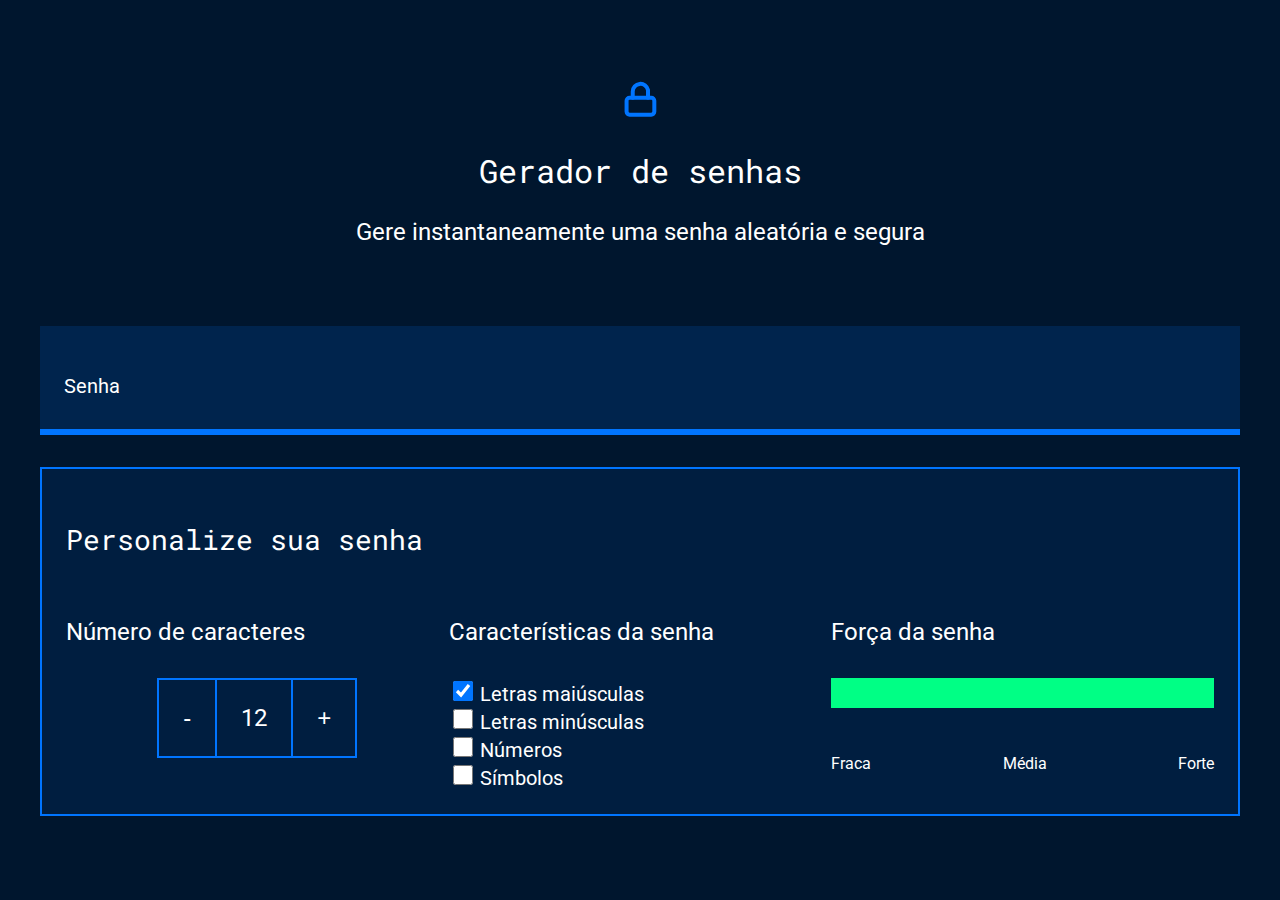
<file: index.html>
<!DOCTYPE html>
<html lang="pt-br">

<head>
    <meta charset="UTF-8">
    <meta name="viewport" content="width=device-width, initial-scale=1.0">
    <title>Gerador de senha</title>
    <link rel="stylesheet" href="style.css">
</head>

<body>
    <section class="conteudo">
        <div class="conteudo-titulo">
            <img src="unlock.svg" alt="cadeado fechado">
            <h2 class="titulo-principal">Gerador de senhas</h2>
            <h3 class="titulo-secundario">Gere instantaneamente uma senha aleatória e segura</h3>
        </div>
        <div class="conteudo-senha">
            <label for="senha">Senha</label>
            <input name="senha" type="text" id="campo-senha">
        </div>
        <div class="parametro">
            <h3 class="parametro-titulo">Personalize sua senha</h3>
            <div class="parametro-coluna__senha">
                <div class="parametro-senha">
                    <h4 class="parametro-senha__titulo">Número de caracteres</h4>
                    <div class="parametro-senha-botoes">
                        <button class="parametro-senha__botao">-</button>
                        <p class="parametro-senha__texto">12</p>
                        <button class="parametro-senha__botao">+</button>
                    </div>
                </div>
                <div class="parametro-senha">
                    <h4 class="parametro-senha__titulo">Características da senha</h4>
                    <div class="parametro-senha-checkbox">
                        <input name="maiusculo" type="checkbox" class="checkbox" checked>
                        <label for="maiusculo">Letras maiúsculas</label>
                    </div>
                    <div class="parametro-senha-checkbox">
                        <input name="minusculo" type="checkbox" class="checkbox">
                        <label for="minusculo">Letras minúsculas</label>
                    </div>
                    <div class="parametro-senha-checkbox">
                        <input name="numero" type="checkbox" class="checkbox">
                        <label for="numero">Números</label>
                    </div>
                    <div class="parametro-senha-checkbox">
                        <input name="simbolo" type="checkbox" class="checkbox">
                        <label for="simbolo">Símbolos</label>
                    </div>
                </div>
                <div class="parametro-senha">
                    <h4 class="parametro-senha__titulo">Força da senha</h4>
                    <div class="barra"></div>
                    <div class="forca forte"></div>
                    <div class="parametro-senha-textos">
                        <p>Fraca</p>
                        <p>Média</p>
                        <p>Forte</p>
                    </div>
                </div>
            </div>
        </div>
    </section>
    <script src="script.js"></script>
</body>

</html>
</file>
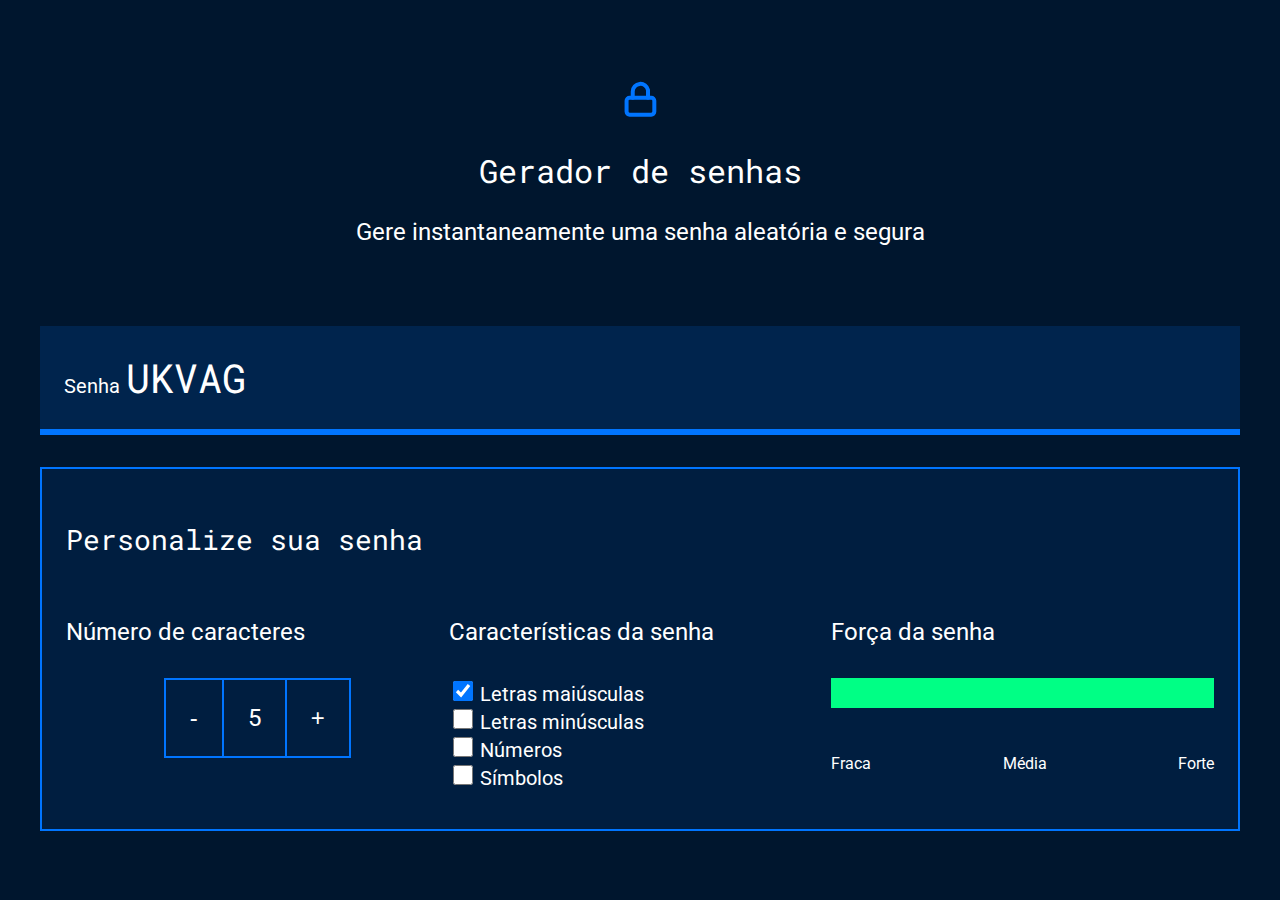
<file: seguranca-digital-main/index.html>
<!DOCTYPE html>
<html lang="pt-br">

<head>
    <meta charset="UTF-8">
    <meta name="viewport" content="width=device-width, initial-scale=1.0">
    <title>Gerador de senha</title>
    <link rel="stylesheet" href="style.css">
</head>

<body>
    <section class="conteudo">
        <div class="conteudo-titulo">
            <img src="unlock.svg" alt="cadeado fechado">
            <h2 class="titulo-principal">Gerador de senhas</h2>
            <h3 class="titulo-secundario">Gere instantaneamente uma senha aleatória e segura</h3>
        </div>
        <div class="conteudo-senha">
            <label for="senha">Senha</label>
            <input name="senha" type="text" id="campo-senha" readonly>
        </div>
        <div class="parametro">
            <h3 class="parametro-titulo">Personalize sua senha</h3>
            <div class="parametro-coluna__senha">
                <div class="parametro-senha">
                    <h4 class="parametro-senha__titulo">Número de caracteres</h4>
                    <div class="parametro-senha-botoes">
                        <button class="parametro-senha__botao">-</button>
                        <p class="parametro-senha__texto">12</p>
                        <button class="parametro-senha__botao">+</button>
                    </div>
                </div>
                <div class="parametro-senha">
                    <h4 class="parametro-senha__titulo">Características da senha</h4>
                    <div class="parametro-senha-checkbox">
                        <input name="maiusculo" type="checkbox" class="checkbox" checked>
                        <label for="maiusculo">Letras maiúsculas</label>
                    </div>
                    <div class="parametro-senha-checkbox">
                        <input name="minusculo" type="checkbox" class="checkbox">
                        <label for="minusculo">Letras minúsculas</label>
                    </div>
                    <div class="parametro-senha-checkbox">
                        <input name="numero" type="checkbox" class="checkbox">
                        <label for="numero">Números</label>
                    </div>
                    <div class="parametro-senha-checkbox">
                        <input name="simbolo" type="checkbox" class="checkbox">
                        <label for="simbolo">Símbolos</label>
                    </div>
                </div>
                <div class="parametro-senha">
                    <h4 class="parametro-senha__titulo">Força da senha</h4>
                    <div class="barra"></div>
                    <div class="forte"></div>
                    <div class="parametro-senha-textos">
                        <p>Fraca</p>
                        <p>Média</p>
                        <p>Forte</p>
                    </div>
                    <p class="entropia"></p>
                </div>
            </div>
        </div>
    </section>
    <script src="script.js"></script>
</body>
</html>
</file>
<file: style.css>
@import url('https://fonts.googleapis.com/css2?family=Roboto&family=Roboto+Mono&display=swap');

:root {
    --branco: white;
    --cor-de-fundo: #00162E;
    --fundo-senha: #00244D;
    --fundo-texto: #001E40;
    --borda: #0075FF;
    --roboto: 'Roboto', sans-serif;
    --roboto-mono: 'Roboto Mono', monospace;
}

* {
    font-weight: 400;
}

body {
    color: var(--branco);
    background-color: var(--cor-de-fundo);
    font-family: var(--roboto);
}

.titulo-principal {
    font-family: var(--roboto-mono);
    font-size: 32px;
}

.titulo-secundario {
    font-size: 24px;
}

.conteudo-titulo {
    text-align: center;
    margin-top: 80px;
}

.conteudo-senha {
    margin-top: 80px;
    background: var(--fundo-senha);
    padding: 24px;
    border-bottom: 6px solid var(--borda);
}

#campo-senha {
    background-color: var(--fundo-senha);
    border: none;
    color: var(--branco);
    font-family: var(--roboto-mono);
    font-size: 40px;
    width: 70%;
}

#campo-senha:focus {
    outline: none;
}

.conteudo {
    max-width: 1200px;
    margin: 0 auto;
}

.parametro {
    background-color: var(--fundo-texto);
    border: 2px solid var(--borda);
    margin-top: 32px;
    padding: 24px;
}

.parametro-titulo {
    font-family: var(--roboto-mono);
    font-size: 28px;
}

.parametro-senha__titulo {
    font-size: 24px;
}

.parametro-coluna__senha {
    display: flex;
    flex-direction: column;
    justify-content: center;
}

.parametro-senha {
    width: 50%;
    margin: 0 auto;
}

.parametro-senha-botoes {
    display: flex;
    justify-content: center;
}

.parametro-senha__botao {
    background-color: var(--fundo-texto);
    color: var(--branco);
    border: 2px solid var(--borda);
    padding: 24px;
    font-size: 24px;
    cursor: pointer;
}

.parametro-senha__texto {
    padding: 24px;
    border-top: 2px solid var(--borda);
    border-bottom: 2px solid var(--borda);
    margin: 0;
    font-size: 24px;
}

label {
    font-size: 20px;
}

.checkbox {
    width: 20px;
    height: 20px;
    cursor: pointer;
}

.barra {
    background-color: var(--fundo-senha);
    height: 30px;
    width: 100%;
}

.fraca {
    height: 30px;
    width: 25%;
    background-color: #E71B32;
    position: relative;
    bottom: 30px;
}

.media {
    background-color: #FAF408;
    width: 50%;
    height: 30px;
    position: relative;
    bottom: 30px;
}

.forte {
    background-color: #00FF85;
    width: 100%;
    height: 30px;
    position: relative;
    bottom: 30px;
}

.parametro-senha-textos {
    display: flex;
    justify-content: space-between;
}


@media screen and (min-width: 768px) {
    .parametro-coluna__senha {
        flex-direction: row;
    }
}
</file>
<file: seguranca-digital-main/style.css>
@import url('https://fonts.googleapis.com/css2?family=Roboto&family=Roboto+Mono&display=swap');

:root {
    --branco: white;
    --cor-de-fundo: #00162E;
    --fundo-senha: #00244D;
    --fundo-texto: #001E40;
    --borda: #0075FF;
    --roboto: 'Roboto', sans-serif;
    --roboto-mono: 'Roboto Mono', monospace;
}

* {
    font-weight: 400;
}

body {
    color: var(--branco);
    background-color: var(--cor-de-fundo);
    font-family: var(--roboto);
}

.titulo-principal {
    font-family: var(--roboto-mono);
    font-size: 32px;
}

.titulo-secundario {
    font-size: 24px;
}

.conteudo-titulo {
    text-align: center;
    margin-top: 80px;
}

.conteudo-senha {
    margin-top: 80px;
    background: var(--fundo-senha);
    padding: 24px;
    border-bottom: 6px solid var(--borda);
}

#campo-senha {
    background-color: var(--fundo-senha);
    border: none;
    color: var(--branco);
    font-family: var(--roboto-mono);
    font-size: 40px;
    width: 70%;
}

#campo-senha:focus {
    outline: none;
}

.conteudo {
    max-width: 1200px;
    margin: 0 auto;
}

.parametro {
    background-color: var(--fundo-texto);
    border: 2px solid var(--borda);
    margin-top: 32px;
    padding: 24px;
}

.parametro-titulo {
    font-family: var(--roboto-mono);
    font-size: 28px;
}

.parametro-senha__titulo {
    font-size: 24px;
}

.parametro-coluna__senha {
    display: flex;
    flex-direction: column;
    justify-content: center;
}

.parametro-senha {
    width: 50%;
    margin: 0 auto;
}

.parametro-senha-botoes {
    display: flex;
    justify-content: center;
}

.parametro-senha__botao {
    background-color: var(--fundo-texto);
    color: var(--branco);
    border: 2px solid var(--borda);
    padding: 24px;
    font-size: 24px;
    cursor: pointer;
}

.parametro-senha__texto {
    padding: 24px;
    border-top: 2px solid var(--borda);
    border-bottom: 2px solid var(--borda);
    margin: 0;
    font-size: 24px;
}

label {
    font-size: 20px;
}

.checkbox {
    width: 20px;
    height: 20px;
    cursor: pointer;
}

.barra {
    background-color: var(--fundo-senha);
    height: 30px;
    width: 100%;
}

.fraca {
    height: 30px;
    width: 25%;
    background-color: #E71B32;
    position: relative;
    bottom: 30px;
}

.media {
    background-color: #FAF408;
    width: 50%;
    height: 30px;
    position: relative;
    bottom: 30px;
}

.forte {
    background-color: #00FF85;
    width: 100%;
    height: 30px;
    position: relative;
    bottom: 30px;
}

.parametro-senha-textos {
    display: flex;
    justify-content: space-between;
}


@media screen and (min-width: 768px) {
    .parametro-coluna__senha {
        flex-direction: row;
    }
}
</file>
